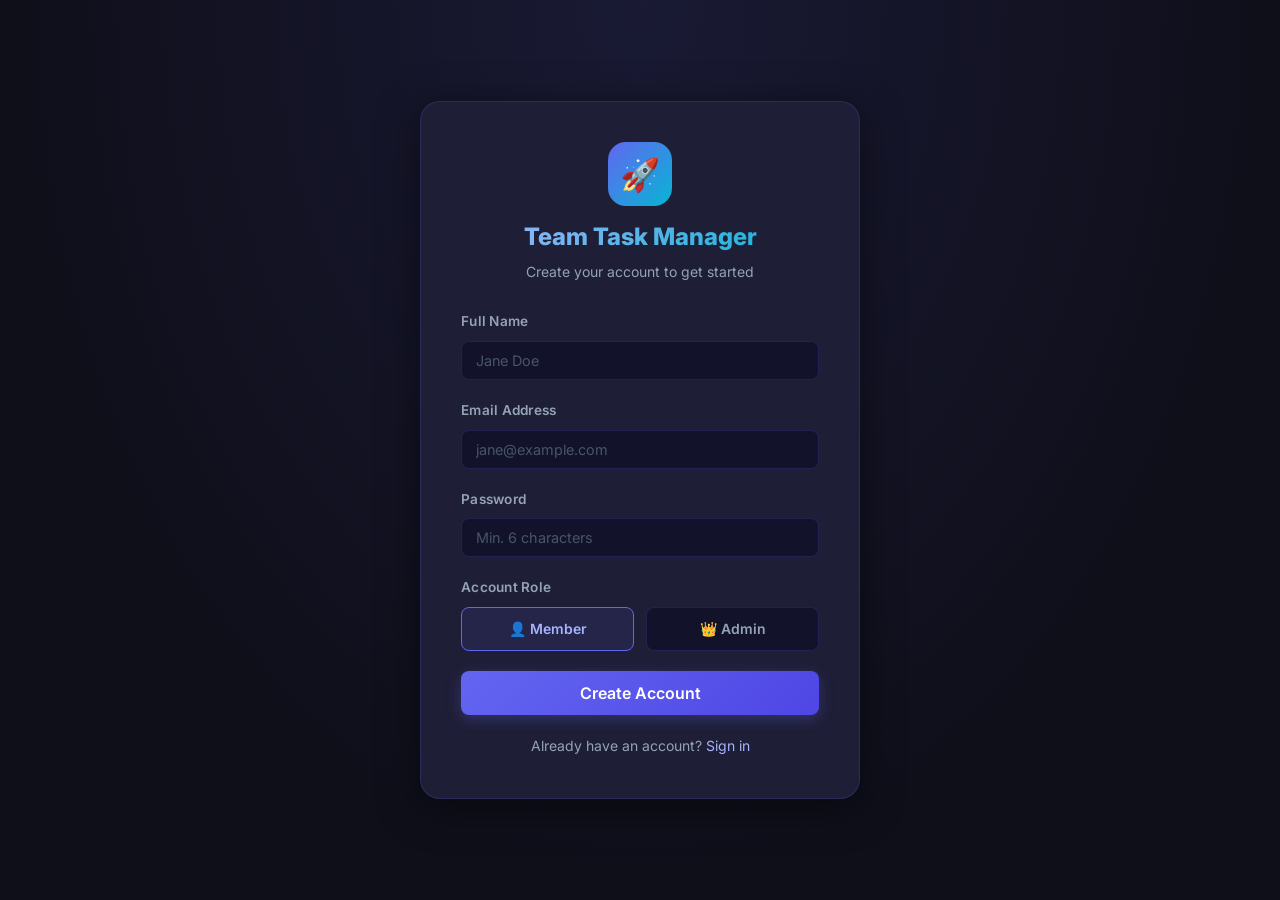
<file: frontend/index.html>
<!DOCTYPE html>
<html lang="en">
<head>
  <meta charset="UTF-8" />
  <meta name="viewport" content="width=device-width, initial-scale=1.0" />
  <title>Sign Up — Team Task Manager</title>
  <meta name="description" content="Create your Team Task Manager account to manage projects and tasks." />
  <link rel="stylesheet" href="styles.css" />
</head>
<body>
  <div class="auth-page">
    <div class="auth-card">
      <div class="auth-logo">
        <div class="logo-icon">🚀</div>
        <h1>Team Task Manager</h1>
        <p>Create your account to get started</p>
      </div>

      <form id="signup-form" novalidate>
        <div class="form-group">
          <label class="form-label" for="name">Full Name</label>
          <input id="name" type="text" class="form-control" placeholder="Jane Doe" autocomplete="name" required />
        </div>

        <div class="form-group">
          <label class="form-label" for="email">Email Address</label>
          <input id="email" type="email" class="form-control" placeholder="jane@example.com" autocomplete="email" required />
        </div>

        <div class="form-group">
          <label class="form-label" for="password">Password</label>
          <input id="password" type="password" class="form-control" placeholder="Min. 6 characters" autocomplete="new-password" required />
        </div>

        <div class="form-group">
          <label class="form-label">Account Role</label>
          <div class="role-select-group">
            <label class="role-pill" id="pill-member">
              <input type="radio" name="role" value="Member" checked />
              👤 Member
            </label>
            <label class="role-pill" id="pill-admin">
              <input type="radio" name="role" value="Admin" />
              👑 Admin
            </label>
          </div>
        </div>

        <button type="submit" id="btn-signup" class="btn btn-primary">Create Account</button>
      </form>

      <p class="auth-link">Already have an account? <a href="login.html">Sign in</a></p>
    </div>
  </div>

  <script src="scripts.js"></script>
  <script>
    // Redirect if already logged in
    Auth.requireGuest();

    // Role pill toggle
    const pills = document.querySelectorAll(".role-pill");
    const radios = document.querySelectorAll('input[name="role"]');

    function updatePills() {
      pills.forEach(p => p.classList.remove("selected-admin", "selected-member"));
      const selected = document.querySelector('input[name="role"]:checked');
      if (selected) {
        const pill = selected.closest(".role-pill");
        pill.classList.add(selected.value === "Admin" ? "selected-admin" : "selected-member");
      }
    }

    radios.forEach(r => r.addEventListener("change", updatePills));
    // Set initial selected state
    document.getElementById("pill-member").classList.add("selected-member");

    // Form submission
    document.getElementById("signup-form").addEventListener("submit", async (e) => {
      e.preventDefault();
      const btn = document.getElementById("btn-signup");

      const name     = document.getElementById("name").value.trim();
      const email    = document.getElementById("email").value.trim();
      const password = document.getElementById("password").value.trim();
      const role     = document.querySelector('input[name="role"]:checked')?.value || "Member";

      if (!name || !email || !password) {
        return Toast.error("All fields are required.");
      }

      setLoading(btn, true);

      const res = await apiFetch("/auth/signup", {
        method: "POST",
        body: JSON.stringify({ name, email, password, role }),
      });

      setLoading(btn, false);

      if (res && res.ok) {
        Auth.setSession(res.data.token, res.data.user);
        Toast.success("Account created! Redirecting…");
        setTimeout(() => window.location.href = "dashboard.html", 800);
      } else {
        Toast.error(res?.data?.error || "Registration failed.");
      }
    });
  </script>
</body>
</html>
</file>
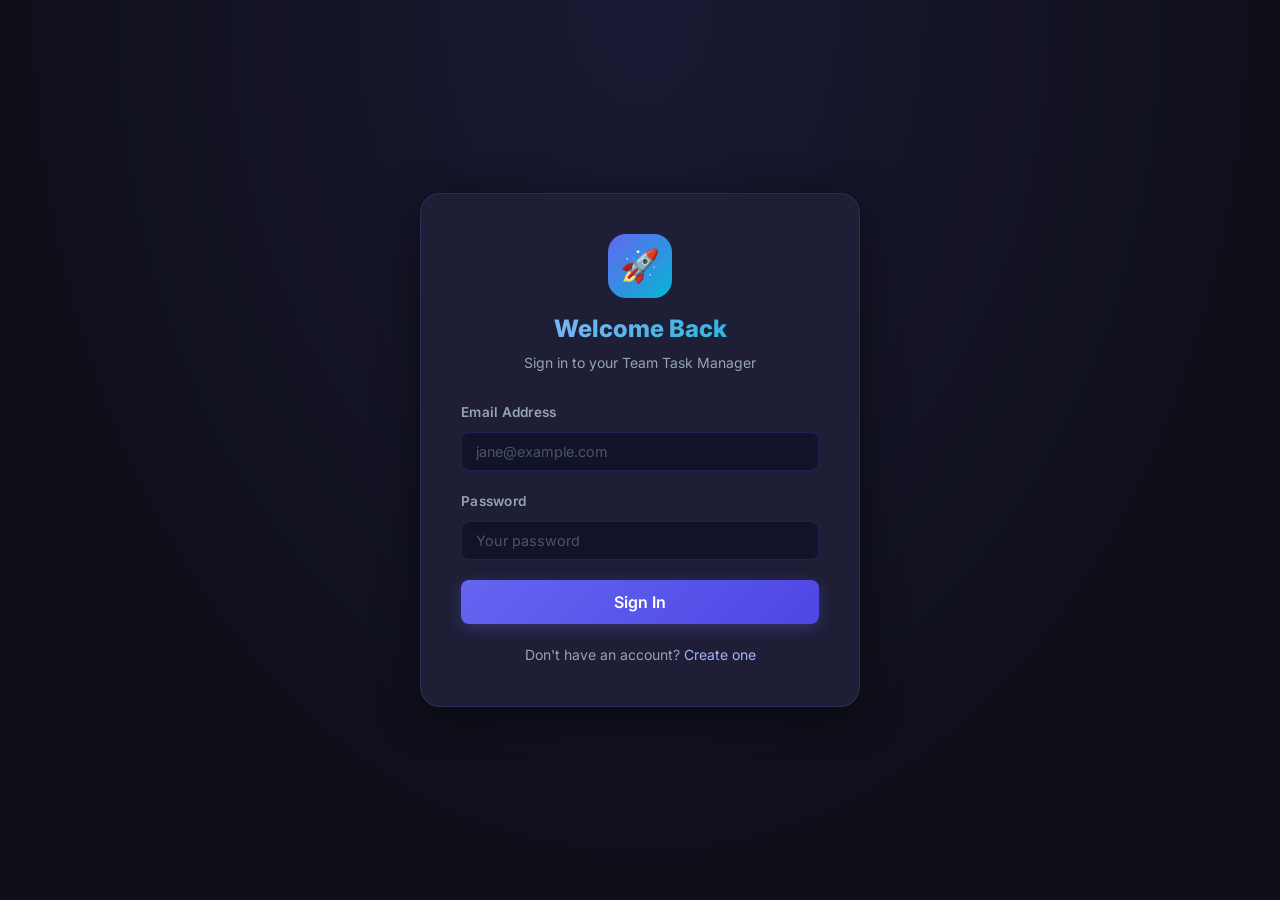
<file: frontend/dashboard.html>
<!DOCTYPE html>
<html lang="en">
<head>
  <meta charset="UTF-8" />
  <meta name="viewport" content="width=device-width, initial-scale=1.0" />
  <title>Dashboard — Team Task Manager</title>
  <meta name="description" content="View your team's task overview, stats, and recent activity." />
  <link rel="stylesheet" href="styles.css" />
</head>
<body>
<div class="app-wrapper">

  <!-- Sidebar -->
  <aside class="sidebar" id="sidebar">
    <div class="sidebar-brand">
      <div class="brand-icon">🚀</div>
      <h1>TaskManager</h1>
    </div>

    <nav class="sidebar-nav">
      <span class="nav-label">Main</span>
      <div class="nav-item active" data-page="dashboard.html">
        <span class="nav-icon">📊</span> Dashboard
      </div>
      <div class="nav-item" data-page="projects.html">
        <span class="nav-icon">📁</span> Projects
      </div>
      <div class="nav-item" data-page="tasks.html">
        <span class="nav-icon">✅</span> Tasks
      </div>
    </nav>

    <div class="sidebar-footer">
      <div class="user-card">
        <div class="user-avatar" id="sidebar-avatar">?</div>
        <div class="user-info">
          <div class="user-name" id="sidebar-user-name">Loading…</div>
          <div class="user-role" id="sidebar-user-role">—</div>
        </div>
        <button class="btn-logout" id="btn-logout" title="Sign out">⏻</button>
      </div>
    </div>
  </aside>

  <!-- Main -->
  <main class="main-content">
    <div class="topbar">
      <h2>📊 Dashboard</h2>
      <div class="topbar-right">
        <span id="topbar-greeting" style="color:var(--text-muted);font-size:.875rem;"></span>
      </div>
    </div>

    <div class="page-content">

      <!-- Stats Grid -->
      <div class="stats-grid" id="stats-grid">
        <!-- Populated by JS -->
        <div class="stat-card"><div class="spinner"></div></div>
      </div>

      <!-- Row: Recent Tasks + Projects -->
      <div style="display:grid;grid-template-columns:1fr 1fr;gap:24px;margin-bottom:28px;">

        <!-- Recent Tasks -->
        <div class="card">
          <div style="display:flex;align-items:center;justify-content:space-between;margin-bottom:16px;">
            <h4 style="font-weight:700;font-size:1rem;">🗂 Recent Tasks</h4>
            <a href="tasks.html" style="font-size:.8rem;">View all →</a>
          </div>
          <div id="recent-tasks">
            <div class="spinner"></div>
          </div>
        </div>

        <!-- Projects Summary -->
        <div class="card">
          <div style="display:flex;align-items:center;justify-content:space-between;margin-bottom:16px;">
            <h4 style="font-weight:700;font-size:1rem;">📁 Projects</h4>
            <a href="projects.html" style="font-size:.8rem;">View all →</a>
          </div>
          <div id="projects-list">
            <div class="spinner"></div>
          </div>
        </div>
      </div>

    </div><!-- /page-content -->
  </main>
</div>

<script src="scripts.js"></script>
<script>
  if (!Auth.requireAuth()) throw new Error("Unauthenticated");
  initSidebar();

  // Greeting
  const user = Auth.getUser();
  document.getElementById("topbar-greeting").textContent = `Hello, ${user.name} 👋`;

  async function loadStats() {
    const res = await apiFetch("/tasks/stats/overview");
    if (!res || !res.ok) return;
    const s = res.data;

    const grid = document.getElementById("stats-grid");
    grid.innerHTML = `
      <div class="stat-card">
        <div class="stat-icon indigo">📋</div>
        <div class="stat-info">
          <div class="stat-value" style="color:var(--primary-light)">${s.total_tasks}</div>
          <div class="stat-label">Total Tasks</div>
        </div>
      </div>
      <div class="stat-card">
        <div class="stat-icon amber">⏳</div>
        <div class="stat-info">
          <div class="stat-value" style="color:#fcd34d">${s.in_progress}</div>
          <div class="stat-label">In Progress</div>
        </div>
      </div>
      <div class="stat-card">
        <div class="stat-icon green">✔</div>
        <div class="stat-info">
          <div class="stat-value" style="color:#34d399">${s.done}</div>
          <div class="stat-label">Completed</div>
        </div>
      </div>
      <div class="stat-card">
        <div class="stat-icon red">⚠</div>
        <div class="stat-info">
          <div class="stat-value" style="color:#fca5a5">${s.overdue}</div>
          <div class="stat-label">Overdue</div>
        </div>
      </div>
      <div class="stat-card">
        <div class="stat-icon cyan">📁</div>
        <div class="stat-info">
          <div class="stat-value" style="color:#67e8f9">${s.total_projects}</div>
          <div class="stat-label">Projects</div>
        </div>
      </div>
      ${s.total_members !== undefined ? `
      <div class="stat-card">
        <div class="stat-icon indigo">👥</div>
        <div class="stat-info">
          <div class="stat-value" style="color:var(--primary-light)">${s.total_members}</div>
          <div class="stat-label">Team Members</div>
        </div>
      </div>` : ""}
    `;
  }

  async function loadRecentTasks() {
    const res = await apiFetch("/tasks");
    const el = document.getElementById("recent-tasks");
    if (!res || !res.ok || !res.data.length) {
      el.innerHTML = `<div class="empty-state"><div class="empty-icon">📭</div><p>No tasks yet</p></div>`;
      return;
    }
    const tasks = res.data.slice(0, 5);
    el.innerHTML = tasks.map(t => `
      <div style="display:flex;align-items:center;gap:10px;padding:10px 0;border-bottom:1px solid var(--border-light);">
        <div style="flex:1;min-width:0;">
          <div style="font-weight:600;font-size:.875rem;white-space:nowrap;overflow:hidden;text-overflow:ellipsis;">${t.title}</div>
          <div style="font-size:.75rem;color:var(--text-muted);">${formatDate(t.due_date)}</div>
        </div>
        <div>${statusBadge(t.status)} ${t.overdue ? overdueBadge() : ""}</div>
      </div>
    `).join("");
  }

  async function loadProjectsList() {
    const res = await apiFetch("/projects");
    const el = document.getElementById("projects-list");
    if (!res || !res.ok || !res.data.length) {
      el.innerHTML = `<div class="empty-state"><div class="empty-icon">📂</div><p>No projects yet</p></div>`;
      return;
    }
    const projects = res.data.slice(0, 6);
    el.innerHTML = projects.map(p => `
      <div style="display:flex;align-items:center;gap:10px;padding:10px 0;border-bottom:1px solid var(--border-light);cursor:pointer;"
           onclick="window.location.href='projects.html'">
        <div style="width:8px;height:8px;border-radius:50%;background:var(--primary);flex-shrink:0;"></div>
        <div style="flex:1;min-width:0;">
          <div style="font-weight:600;font-size:.875rem;white-space:nowrap;overflow:hidden;text-overflow:ellipsis;">${p.title}</div>
          <div style="font-size:.75rem;color:var(--text-muted);">${p.members.length} member${p.members.length !== 1 ? "s" : ""}</div>
        </div>
      </div>
    `).join("");
  }

  loadStats();
  loadRecentTasks();
  loadProjectsList();
</script>
</body>
</html>
</file>
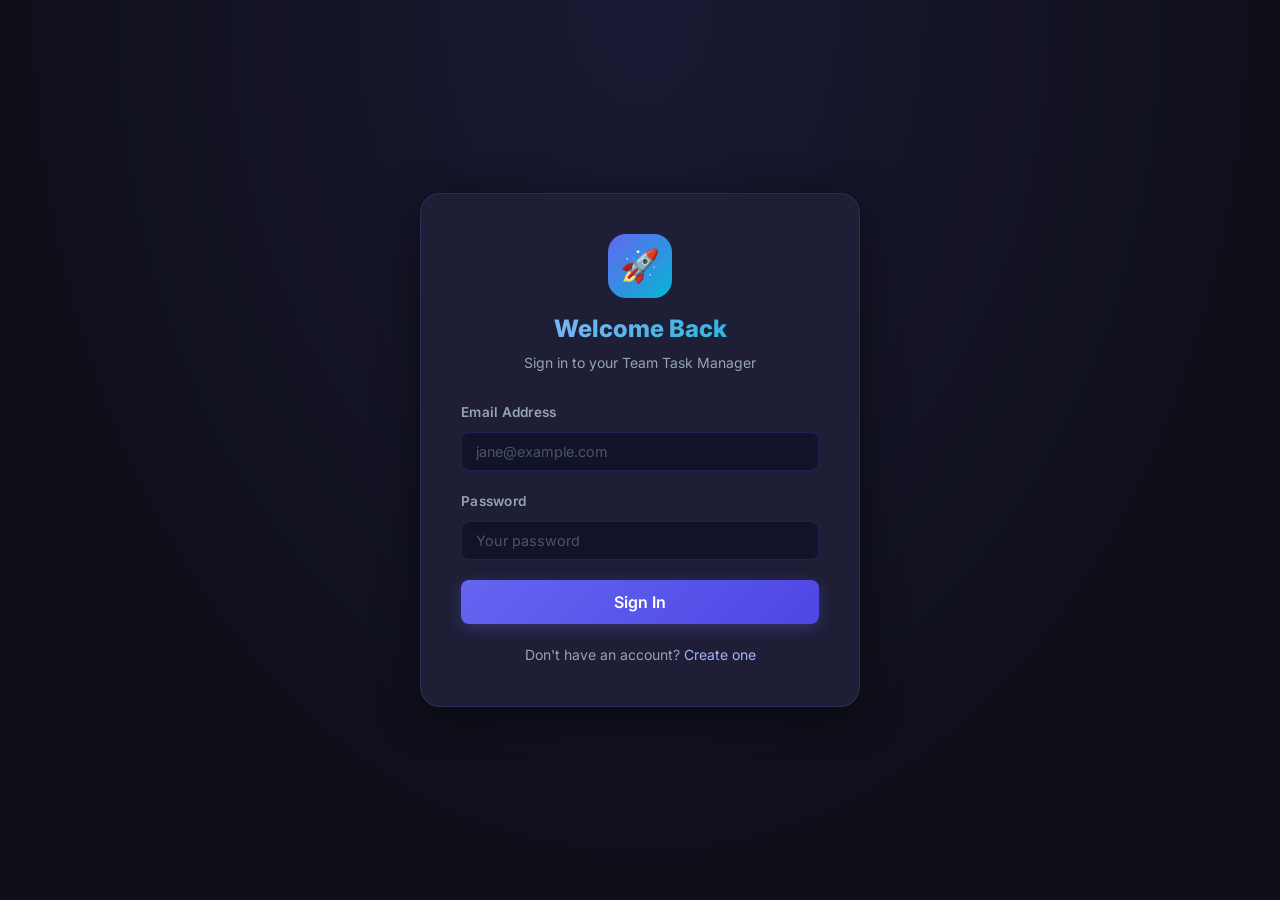
<file: frontend/login.html>
<!DOCTYPE html>
<html lang="en">
<head>
  <meta charset="UTF-8" />
  <meta name="viewport" content="width=device-width, initial-scale=1.0" />
  <title>Login — Team Task Manager</title>
  <meta name="description" content="Log in to Team Task Manager to manage your projects and tasks." />
  <link rel="stylesheet" href="styles.css" />
</head>
<body>
  <div class="auth-page">
    <div class="auth-card">
      <div class="auth-logo">
        <div class="logo-icon">🚀</div>
        <h1>Welcome Back</h1>
        <p>Sign in to your Team Task Manager</p>
      </div>

      <form id="login-form" novalidate>
        <div class="form-group">
          <label class="form-label" for="email">Email Address</label>
          <input id="email" type="email" class="form-control" placeholder="jane@example.com" autocomplete="email" required />
        </div>

        <div class="form-group">
          <label class="form-label" for="password">Password</label>
          <input id="password" type="password" class="form-control" placeholder="Your password" autocomplete="current-password" required />
        </div>

        <button type="submit" id="btn-login" class="btn btn-primary">Sign In</button>
      </form>

      <p class="auth-link">Don't have an account? <a href="index.html">Create one</a></p>
    </div>
  </div>

  <script src="scripts.js"></script>
  <script>
    Auth.requireGuest();

    document.getElementById("login-form").addEventListener("submit", async (e) => {
      e.preventDefault();
      const btn = document.getElementById("btn-login");

      const email    = document.getElementById("email").value.trim();
      const password = document.getElementById("password").value.trim();

      if (!email || !password) {
        return Toast.error("Email and password are required.");
      }

      setLoading(btn, true);

      const res = await apiFetch("/auth/login", {
        method: "POST",
        body: JSON.stringify({ email, password }),
      });

      setLoading(btn, false);

      if (res && res.ok) {
        Auth.setSession(res.data.token, res.data.user);
        Toast.success("Logged in! Redirecting…");
        setTimeout(() => window.location.href = "dashboard.html", 600);
      } else {
        Toast.error(res?.data?.error || "Login failed.");
      }
    });
  </script>
</body>
</html>
</file>
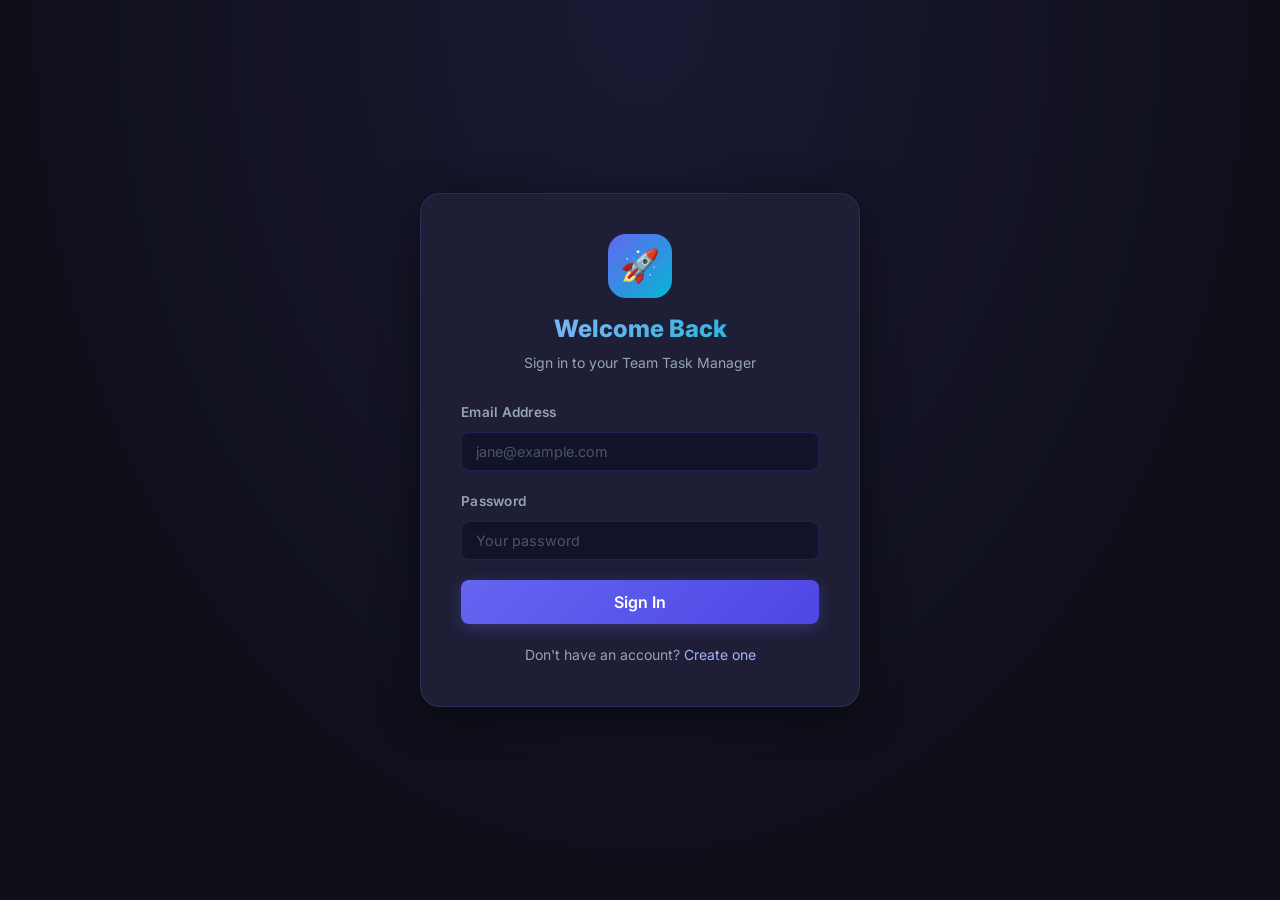
<file: frontend/projects.html>
<!DOCTYPE html>
<html lang="en">
<head>
  <meta charset="UTF-8" />
  <meta name="viewport" content="width=device-width, initial-scale=1.0" />
  <title>Projects — Team Task Manager</title>
  <meta name="description" content="Manage your team projects, members, and progress." />
  <link rel="stylesheet" href="styles.css" />
</head>
<body>
<div class="app-wrapper">

  <!-- Sidebar -->
  <aside class="sidebar">
    <div class="sidebar-brand">
      <div class="brand-icon">🚀</div>
      <h1>TaskManager</h1>
    </div>
    <nav class="sidebar-nav">
      <span class="nav-label">Main</span>
      <div class="nav-item" data-page="dashboard.html"><span class="nav-icon">📊</span> Dashboard</div>
      <div class="nav-item active" data-page="projects.html"><span class="nav-icon">📁</span> Projects</div>
      <div class="nav-item" data-page="tasks.html"><span class="nav-icon">✅</span> Tasks</div>
    </nav>
    <div class="sidebar-footer">
      <div class="user-card">
        <div class="user-avatar" id="sidebar-avatar">?</div>
        <div class="user-info">
          <div class="user-name" id="sidebar-user-name">Loading…</div>
          <div class="user-role" id="sidebar-user-role">—</div>
        </div>
        <button class="btn-logout" id="btn-logout" title="Sign out">⏻</button>
      </div>
    </div>
  </aside>

  <!-- Main -->
  <main class="main-content">
    <div class="topbar">
      <h2>📁 Projects</h2>
    </div>

    <div class="page-content">
      <div class="page-header">
        <h3>All Projects</h3>
        <button class="btn btn-primary" id="btn-new-project" style="display:none;" onclick="openModal('modal-project')">
          + New Project
        </button>
      </div>

      <!-- Projects Table -->
      <div class="table-container">
        <table>
          <thead>
            <tr>
              <th>Project</th>
              <th>Description</th>
              <th>Members</th>
              <th>Created</th>
              <th id="th-actions" style="display:none;">Actions</th>
            </tr>
          </thead>
          <tbody id="projects-tbody">
            <tr><td colspan="5" style="text-align:center;padding:40px;"><div class="spinner"></div></td></tr>
          </tbody>
        </table>
      </div>
    </div>
  </main>
</div>

<!-- Create Project Modal -->
<div class="modal-overlay" id="modal-project">
  <div class="modal">
    <div class="modal-header">
      <h3>Create New Project</h3>
      <button class="modal-close" onclick="closeModal('modal-project')">✕</button>
    </div>
    <form id="form-project">
      <div class="form-group">
        <label class="form-label" for="proj-title">Project Title *</label>
        <input id="proj-title" class="form-control" placeholder="e.g. Website Redesign" required />
      </div>
      <div class="form-group">
        <label class="form-label" for="proj-desc">Description</label>
        <textarea id="proj-desc" class="form-control" rows="3" placeholder="Brief description…"></textarea>
      </div>
      <div style="display:flex;gap:12px;justify-content:flex-end;margin-top:8px;">
        <button type="button" class="btn btn-outline" onclick="closeModal('modal-project')">Cancel</button>
        <button type="submit" id="btn-create-proj" class="btn btn-primary">Create Project</button>
      </div>
    </form>
  </div>
</div>

<!-- Add Member Modal -->
<div class="modal-overlay" id="modal-add-member">
  <div class="modal">
    <div class="modal-header">
      <h3>Add Member to Project</h3>
      <button class="modal-close" onclick="closeModal('modal-add-member')">✕</button>
    </div>
    <form id="form-add-member">
      <div class="form-group">
        <label class="form-label" for="member-select">Select User</label>
        <select id="member-select" class="form-control" required>
          <option value="">— Select a user —</option>
        </select>
      </div>
      <input type="hidden" id="member-project-id" />
      <div style="display:flex;gap:12px;justify-content:flex-end;margin-top:8px;">
        <button type="button" class="btn btn-outline" onclick="closeModal('modal-add-member')">Cancel</button>
        <button type="submit" id="btn-add-member" class="btn btn-primary">Add Member</button>
      </div>
    </form>
  </div>
</div>

<script src="scripts.js"></script>
<script>
  if (!Auth.requireAuth()) throw new Error("Unauthenticated");
  initSidebar();

  const isAdmin = Auth.isAdmin();
  if (isAdmin) {
    document.getElementById("btn-new-project").style.display = "flex";
    document.getElementById("th-actions").style.display = "";
  }

  let allUsers = [];

  async function loadUsers() {
    const res = await apiFetch("/users");
    if (res && res.ok) allUsers = res.data;
  }

  async function loadProjects() {
    const res = await apiFetch("/projects");
    const tbody = document.getElementById("projects-tbody");

    if (!res || !res.ok) {
      tbody.innerHTML = `<tr><td colspan="5" style="text-align:center;padding:40px;color:var(--danger);">Failed to load projects</td></tr>`;
      return;
    }

    if (!res.data.length) {
      tbody.innerHTML = `<tr><td colspan="5"><div class="empty-state"><div class="empty-icon">📂</div><p>No projects yet. Create one!</p></div></td></tr>`;
      return;
    }

    tbody.innerHTML = res.data.map(p => `
      <tr>
        <td><strong>${p.title}</strong></td>
        <td style="color:var(--text-muted);max-width:240px;">${p.description || "<em>No description</em>"}</td>
        <td>
          <span style="background:rgba(99,102,241,.12);color:var(--primary-light);border-radius:20px;padding:3px 10px;font-size:.75rem;font-weight:600;">
            👥 ${p.members.length}
          </span>
        </td>
        <td style="color:var(--text-muted);font-size:.8rem;">${formatDate(p.created_at)}</td>
        ${isAdmin ? `
        <td>
          <div style="display:flex;gap:6px;">
            <button class="btn btn-sm btn-outline" onclick="openAddMember('${p.id}')">+ Member</button>
            <button class="btn btn-sm btn-danger" onclick="deleteProject('${p.id}', this)">Delete</button>
          </div>
        </td>` : ""}
      </tr>
    `).join("");
  }

  async function deleteProject(id, btn) {
    if (!confirm("Delete this project and all its tasks?")) return;
    setLoading(btn, true);
    const res = await apiFetch(`/projects/${id}`, { method: "DELETE" });
    if (res && res.ok) {
      Toast.success("Project deleted.");
      loadProjects();
    } else {
      Toast.error(res?.data?.error || "Delete failed.");
      setLoading(btn, false);
    }
  }

  function openAddMember(projectId) {
    document.getElementById("member-project-id").value = projectId;
    const sel = document.getElementById("member-select");
    sel.innerHTML = '<option value="">— Select a user —</option>' +
      allUsers.map(u => `<option value="${u.id}">${u.name} (${u.role})</option>`).join("");
    openModal("modal-add-member");
  }

  document.getElementById("form-project").addEventListener("submit", async (e) => {
    e.preventDefault();
    const btn = document.getElementById("btn-create-proj");
    const title = document.getElementById("proj-title").value.trim();
    const description = document.getElementById("proj-desc").value.trim();

    if (!title) return Toast.error("Title is required.");
    setLoading(btn, true);

    const res = await apiFetch("/projects", {
      method: "POST",
      body: JSON.stringify({ title, description }),
    });

    setLoading(btn, false);

    if (res && res.ok) {
      Toast.success("Project created!");
      closeModal("modal-project");
      document.getElementById("form-project").reset();
      loadProjects();
    } else {
      Toast.error(res?.data?.error || "Failed to create project.");
    }
  });

  document.getElementById("form-add-member").addEventListener("submit", async (e) => {
    e.preventDefault();
    const btn = document.getElementById("btn-add-member");
    const projectId = document.getElementById("member-project-id").value;
    const userId = document.getElementById("member-select").value;

    if (!userId) return Toast.error("Please select a user.");
    setLoading(btn, true);

    const res = await apiFetch(`/projects/${projectId}/members`, {
      method: "POST",
      body: JSON.stringify({ user_id: userId }),
    });

    setLoading(btn, false);

    if (res && res.ok) {
      Toast.success("Member added!");
      closeModal("modal-add-member");
      loadProjects();
    } else {
      Toast.error(res?.data?.error || "Failed to add member.");
    }
  });

  // Init
  loadUsers();
  loadProjects();
</script>
</body>
</html>
</file>
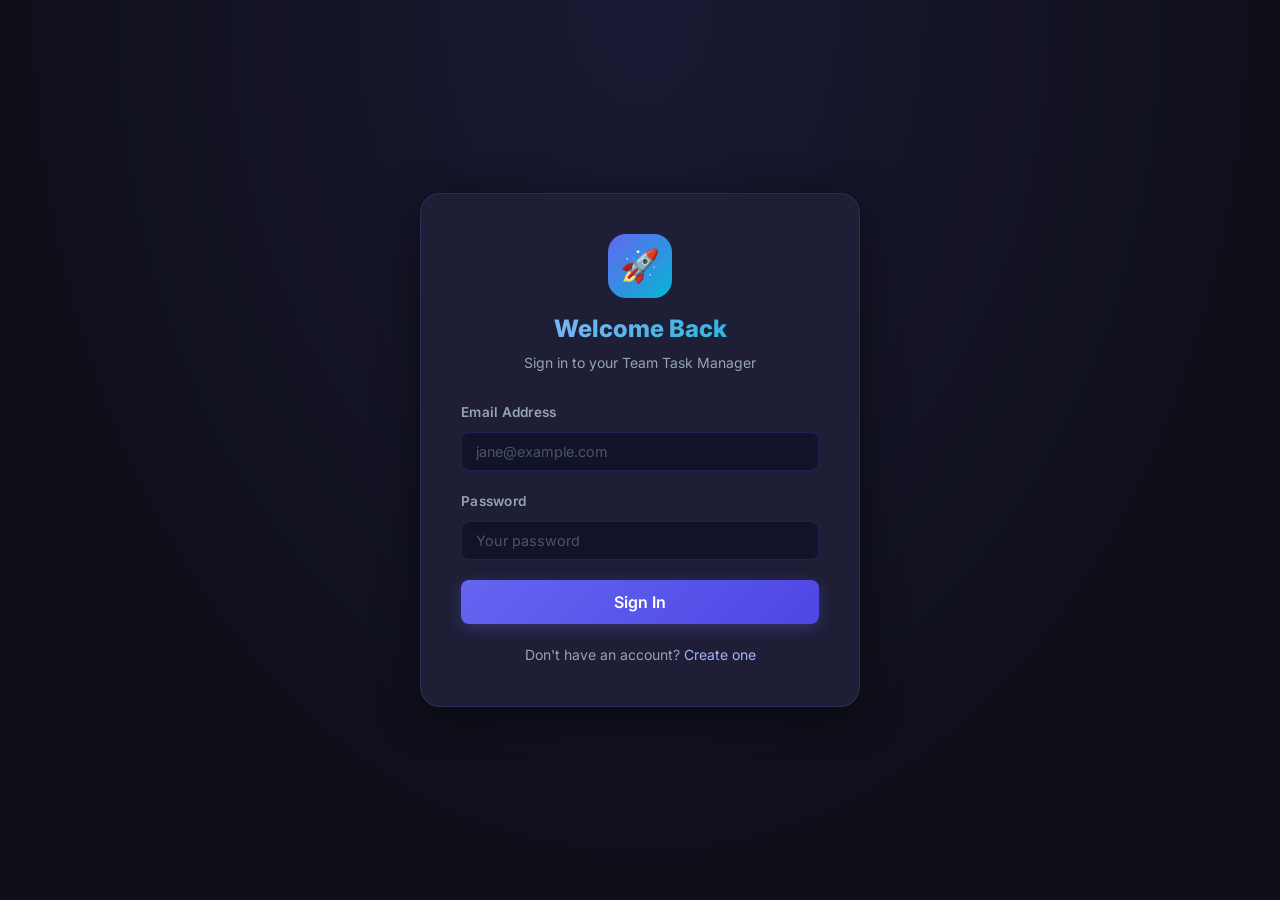
<file: frontend/tasks.html>
<!DOCTYPE html>
<html lang="en">
<head>
  <meta charset="UTF-8" />
  <meta name="viewport" content="width=device-width, initial-scale=1.0" />
  <title>Tasks — Team Task Manager</title>
  <meta name="description" content="View and manage all your team tasks with status tracking." />
  <link rel="stylesheet" href="styles.css" />
</head>
<body>
<div class="app-wrapper">

  <!-- Sidebar -->
  <aside class="sidebar">
    <div class="sidebar-brand">
      <div class="brand-icon">🚀</div>
      <h1>TaskManager</h1>
    </div>
    <nav class="sidebar-nav">
      <span class="nav-label">Main</span>
      <div class="nav-item" data-page="dashboard.html"><span class="nav-icon">📊</span> Dashboard</div>
      <div class="nav-item" data-page="projects.html"><span class="nav-icon">📁</span> Projects</div>
      <div class="nav-item active" data-page="tasks.html"><span class="nav-icon">✅</span> Tasks</div>
    </nav>
    <div class="sidebar-footer">
      <div class="user-card">
        <div class="user-avatar" id="sidebar-avatar">?</div>
        <div class="user-info">
          <div class="user-name" id="sidebar-user-name">Loading…</div>
          <div class="user-role" id="sidebar-user-role">—</div>
        </div>
        <button class="btn-logout" id="btn-logout" title="Sign out">⏻</button>
      </div>
    </div>
  </aside>

  <!-- Main -->
  <main class="main-content">
    <div class="topbar">
      <h2>✅ Tasks</h2>
      <div class="topbar-right">
        <!-- Filter by status -->
        <select id="filter-status" class="form-control" style="width:160px;">
          <option value="">All Statuses</option>
          <option value="Todo">Todo</option>
          <option value="In Progress">In Progress</option>
          <option value="Done">Done</option>
        </select>
        <button class="btn btn-primary" id="btn-new-task" style="display:none;" onclick="openCreateTask()">
          + New Task
        </button>
      </div>
    </div>

    <div class="page-content">
      <div class="page-header">
        <h3 id="tasks-heading">All Tasks</h3>
        <span id="task-count" style="color:var(--text-muted);font-size:.875rem;"></span>
      </div>

      <div class="table-container">
        <table>
          <thead>
            <tr>
              <th>Task</th>
              <th>Project</th>
              <th>Assigned To</th>
              <th>Status</th>
              <th>Due Date</th>
              <th>Actions</th>
            </tr>
          </thead>
          <tbody id="tasks-tbody">
            <tr><td colspan="6" style="text-align:center;padding:40px;"><div class="spinner"></div></td></tr>
          </tbody>
        </table>
      </div>
    </div>
  </main>
</div>

<!-- Create Task Modal (Admin only) -->
<div class="modal-overlay" id="modal-task">
  <div class="modal" style="max-width:520px;">
    <div class="modal-header">
      <h3>Create New Task</h3>
      <button class="modal-close" onclick="closeModal('modal-task')">✕</button>
    </div>
    <form id="form-task">
      <div class="form-group">
        <label class="form-label" for="task-title">Task Title *</label>
        <input id="task-title" class="form-control" placeholder="e.g. Design landing page" required />
      </div>
      <div class="form-group">
        <label class="form-label" for="task-desc">Description</label>
        <textarea id="task-desc" class="form-control" rows="2" placeholder="Optional details…"></textarea>
      </div>
      <div style="display:grid;grid-template-columns:1fr 1fr;gap:14px;">
        <div class="form-group">
          <label class="form-label" for="task-project">Project *</label>
          <select id="task-project" class="form-control" required>
            <option value="">— Select project —</option>
          </select>
        </div>
        <div class="form-group">
          <label class="form-label" for="task-assign">Assign To *</label>
          <select id="task-assign" class="form-control" required>
            <option value="">— Select user —</option>
          </select>
        </div>
      </div>
      <div class="form-group">
        <label class="form-label" for="task-due">Due Date *</label>
        <input id="task-due" class="form-control" type="date" required />
      </div>
      <div style="display:flex;gap:12px;justify-content:flex-end;margin-top:8px;">
        <button type="button" class="btn btn-outline" onclick="closeModal('modal-task')">Cancel</button>
        <button type="submit" id="btn-create-task" class="btn btn-primary">Create Task</button>
      </div>
    </form>
  </div>
</div>

<!-- Update Status Modal -->
<div class="modal-overlay" id="modal-status">
  <div class="modal" style="max-width:360px;">
    <div class="modal-header">
      <h3>Update Task Status</h3>
      <button class="modal-close" onclick="closeModal('modal-status')">✕</button>
    </div>
    <form id="form-status">
      <div class="form-group">
        <label class="form-label">Task</label>
        <p id="status-task-title" style="font-weight:600;margin-bottom:16px;"></p>
      </div>
      <div class="form-group">
        <label class="form-label" for="status-select">New Status</label>
        <select id="status-select" class="form-control">
          <option value="Todo">Todo</option>
          <option value="In Progress">In Progress</option>
          <option value="Done">Done</option>
        </select>
      </div>
      <input type="hidden" id="status-task-id" />
      <div style="display:flex;gap:12px;justify-content:flex-end;margin-top:8px;">
        <button type="button" class="btn btn-outline" onclick="closeModal('modal-status')">Cancel</button>
        <button type="submit" id="btn-update-status" class="btn btn-primary">Update Status</button>
      </div>
    </form>
  </div>
</div>

<script src="scripts.js"></script>
<script>
  if (!Auth.requireAuth()) throw new Error("Unauthenticated");
  initSidebar();

  const isAdmin = Auth.isAdmin();
  const currentUser = Auth.getUser();

  if (isAdmin) {
    document.getElementById("btn-new-task").style.display = "flex";
    document.getElementById("tasks-heading").textContent = "All Tasks";
  } else {
    document.getElementById("tasks-heading").textContent = "My Tasks";
  }

  let allTasks = [];
  let allUsers = [];
  let allProjects = [];

  // Build lookup maps
  function userMap() {
    return Object.fromEntries(allUsers.map(u => [u.id, u]));
  }
  function projectMap() {
    return Object.fromEntries(allProjects.map(p => [p.id, p]));
  }

  async function loadData() {
    const [uRes, pRes, tRes] = await Promise.all([
      apiFetch("/users"),
      apiFetch("/projects"),
      apiFetch("/tasks"),
    ]);
    if (uRes && uRes.ok) allUsers = uRes.data;
    if (pRes && pRes.ok) allProjects = pRes.data;
    if (tRes && tRes.ok) allTasks = tRes.data;
    renderTasks();
  }

  function renderTasks() {
    const tbody = document.getElementById("tasks-tbody");
    const filterStatus = document.getElementById("filter-status").value;
    const uMap = userMap();
    const pMap = projectMap();

    let tasks = allTasks;
    if (filterStatus) tasks = tasks.filter(t => t.status === filterStatus);

    document.getElementById("task-count").textContent = `${tasks.length} task${tasks.length !== 1 ? "s" : ""}`;

    if (!tasks.length) {
      tbody.innerHTML = `<tr><td colspan="6"><div class="empty-state"><div class="empty-icon">📭</div><p>No tasks found.</p></div></td></tr>`;
      return;
    }

    tbody.innerHTML = tasks.map(t => {
      const assignedUser = uMap[t.assigned_to];
      const proj = pMap[t.project_id];
      const canEdit = isAdmin || t.assigned_to === currentUser.id;

      return `
      <tr class="${t.overdue ? "overdue-row" : ""}">
        <td>
          <div style="font-weight:600;">${t.title}</div>
          ${t.description ? `<div style="font-size:.75rem;color:var(--text-muted);margin-top:2px;">${t.description.slice(0,60)}${t.description.length>60?"…":""}</div>` : ""}
        </td>
        <td style="color:var(--text-muted);font-size:.85rem;">${proj ? proj.title : "<em>—</em>"}</td>
        <td>
          ${assignedUser ? `
            <div style="display:flex;align-items:center;gap:8px;">
              <div style="width:28px;height:28px;border-radius:50%;background:linear-gradient(135deg,var(--primary),var(--accent));display:flex;align-items:center;justify-content:center;font-size:.75rem;font-weight:700;flex-shrink:0;">
                ${assignedUser.name.charAt(0).toUpperCase()}
              </div>
              <span style="font-size:.85rem;">${assignedUser.name}</span>
            </div>` : "<em style='color:var(--text-muted)'>Unassigned</em>"}
        </td>
        <td>${statusBadge(t.status)} ${t.overdue ? overdueBadge() : ""}</td>
        <td style="font-size:.82rem;${t.overdue ? "color:#fca5a5;" : "color:var(--text-muted);"}">${formatDate(t.due_date)}</td>
        <td>
          <div style="display:flex;gap:6px;flex-wrap:wrap;">
            ${canEdit ? `<button class="btn btn-sm btn-outline" onclick="openUpdateStatus('${t.id}', '${t.title}', '${t.status}')">Update Status</button>` : ""}
            ${isAdmin ? `<button class="btn btn-sm btn-danger" onclick="deleteTask('${t.id}', this)">Delete</button>` : ""}
          </div>
        </td>
      </tr>
    `;
    }).join("");
  }

  document.getElementById("filter-status").addEventListener("change", renderTasks);

  function openUpdateStatus(id, title, currentStatus) {
    document.getElementById("status-task-id").value = id;
    document.getElementById("status-task-title").textContent = title;
    document.getElementById("status-select").value = currentStatus;
    openModal("modal-status");
  }

  document.getElementById("form-status").addEventListener("submit", async (e) => {
    e.preventDefault();
    const btn = document.getElementById("btn-update-status");
    const taskId = document.getElementById("status-task-id").value;
    const status = document.getElementById("status-select").value;

    setLoading(btn, true);
    const res = await apiFetch(`/tasks/${taskId}`, {
      method: "PATCH",
      body: JSON.stringify({ status }),
    });
    setLoading(btn, false);

    if (res && res.ok) {
      Toast.success("Status updated!");
      closeModal("modal-status");
      // Update in local array
      const idx = allTasks.findIndex(t => t.id === taskId);
      if (idx !== -1) allTasks[idx] = res.data.task;
      renderTasks();
    } else {
      Toast.error(res?.data?.error || "Update failed.");
    }
  });

  async function deleteTask(id, btn) {
    if (!confirm("Delete this task?")) return;
    setLoading(btn, true);
    const res = await apiFetch(`/tasks/${id}`, { method: "DELETE" });
    if (res && res.ok) {
      Toast.success("Task deleted.");
      allTasks = allTasks.filter(t => t.id !== id);
      renderTasks();
    } else {
      Toast.error(res?.data?.error || "Delete failed.");
      setLoading(btn, false);
    }
  }

  async function openCreateTask() {
    // Populate dropdowns
    const projSel = document.getElementById("task-project");
    const userSel = document.getElementById("task-assign");
    projSel.innerHTML = '<option value="">— Select project —</option>' +
      allProjects.map(p => `<option value="${p.id}">${p.title}</option>`).join("");
    userSel.innerHTML = '<option value="">— Select user —</option>' +
      allUsers.map(u => `<option value="${u.id}">${u.name} (${u.role})</option>`).join("");
    openModal("modal-task");
  }

  document.getElementById("form-task").addEventListener("submit", async (e) => {
    e.preventDefault();
    const btn = document.getElementById("btn-create-task");
    const title      = document.getElementById("task-title").value.trim();
    const description = document.getElementById("task-desc").value.trim();
    const project_id  = document.getElementById("task-project").value;
    const assigned_to = document.getElementById("task-assign").value;
    const due_date    = document.getElementById("task-due").value;

    if (!title || !project_id || !assigned_to || !due_date) {
      return Toast.error("All required fields must be filled.");
    }

    setLoading(btn, true);
    const res = await apiFetch("/tasks", {
      method: "POST",
      body: JSON.stringify({ title, description, project_id, assigned_to, due_date }),
    });
    setLoading(btn, false);

    if (res && res.ok) {
      Toast.success("Task created!");
      closeModal("modal-task");
      document.getElementById("form-task").reset();
      allTasks.unshift(res.data.task);
      renderTasks();
    } else {
      Toast.error(res?.data?.error || "Failed to create task.");
    }
  });

  loadData();
</script>
</body>
</html>
</file>
<file: frontend/styles.css>
/* =====================================================
   Team Task Manager — Global Stylesheet
   ===================================================== */

@import url('https://fonts.googleapis.com/css2?family=Inter:wght@300;400;500;600;700;800&display=swap');

/* ---------- CSS Variables ---------- */
:root {
  --primary:        #6366f1;
  --primary-dark:   #4f46e5;
  --primary-light:  #a5b4fc;
  --accent:         #06b6d4;
  --success:        #10b981;
  --warning:        #f59e0b;
  --danger:         #ef4444;
  --bg:             #0f0f1a;
  --bg-surface:     #16162a;
  --bg-card:        #1e1e36;
  --bg-input:       #12122b;
  --border:         rgba(99,102,241,0.2);
  --border-light:   rgba(255,255,255,0.07);
  --text:           #e2e8f0;
  --text-muted:     #94a3b8;
  --text-faint:     #475569;
  --radius:         12px;
  --radius-sm:      8px;
  --shadow:         0 4px 24px rgba(0,0,0,0.4);
  --shadow-lg:      0 8px 40px rgba(0,0,0,0.5);
  --transition:     0.2s ease;
}

/* ---------- Reset & Base ---------- */
*, *::before, *::after { box-sizing: border-box; margin: 0; padding: 0; }

body {
  font-family: 'Inter', sans-serif;
  background: var(--bg);
  color: var(--text);
  min-height: 100vh;
  line-height: 1.6;
}

a { color: var(--primary-light); text-decoration: none; }
a:hover { color: var(--primary); }

/* ---------- Scrollbar ---------- */
::-webkit-scrollbar { width: 6px; height: 6px; }
::-webkit-scrollbar-track { background: var(--bg-surface); }
::-webkit-scrollbar-thumb { background: var(--primary); border-radius: 3px; }

/* ---------- Layout ---------- */
.app-wrapper { display: flex; min-height: 100vh; }

/* ---- Sidebar ---- */
.sidebar {
  width: 260px;
  background: var(--bg-surface);
  border-right: 1px solid var(--border-light);
  display: flex;
  flex-direction: column;
  padding: 0;
  position: fixed;
  left: 0; top: 0; bottom: 0;
  z-index: 100;
  transition: transform var(--transition);
}

.sidebar-brand {
  display: flex;
  align-items: center;
  gap: 12px;
  padding: 24px 20px;
  border-bottom: 1px solid var(--border-light);
}

.sidebar-brand .brand-icon {
  width: 40px; height: 40px;
  background: linear-gradient(135deg, var(--primary), var(--accent));
  border-radius: 10px;
  display: flex; align-items: center; justify-content: center;
  font-size: 20px;
}

.sidebar-brand h1 {
  font-size: 1rem;
  font-weight: 700;
  background: linear-gradient(135deg, var(--primary-light), var(--accent));
  -webkit-background-clip: text;
  -webkit-text-fill-color: transparent;
  background-clip: text;
}

.sidebar-nav {
  flex: 1;
  padding: 16px 12px;
  display: flex;
  flex-direction: column;
  gap: 4px;
}

.nav-label {
  font-size: 0.65rem;
  font-weight: 600;
  letter-spacing: 0.1em;
  color: var(--text-faint);
  text-transform: uppercase;
  padding: 8px 8px 4px;
  margin-top: 8px;
}

.nav-item {
  display: flex;
  align-items: center;
  gap: 10px;
  padding: 10px 12px;
  border-radius: var(--radius-sm);
  color: var(--text-muted);
  font-size: 0.9rem;
  font-weight: 500;
  cursor: pointer;
  transition: all var(--transition);
}

.nav-item:hover, .nav-item.active {
  background: rgba(99,102,241,0.15);
  color: var(--primary-light);
}

.nav-item.active {
  background: rgba(99,102,241,0.2);
  color: var(--primary-light);
  border-left: 3px solid var(--primary);
}

.nav-item .nav-icon { font-size: 1.1rem; width: 20px; text-align: center; }

.sidebar-footer {
  padding: 16px;
  border-top: 1px solid var(--border-light);
}

.user-card {
  display: flex;
  align-items: center;
  gap: 10px;
  padding: 10px;
  border-radius: var(--radius-sm);
  background: rgba(255,255,255,0.04);
}

.user-avatar {
  width: 36px; height: 36px;
  background: linear-gradient(135deg, var(--primary), var(--accent));
  border-radius: 50%;
  display: flex; align-items: center; justify-content: center;
  font-weight: 700;
  font-size: 0.85rem;
  flex-shrink: 0;
}

.user-info { flex: 1; overflow: hidden; }
.user-info .user-name { font-size: 0.85rem; font-weight: 600; white-space: nowrap; overflow: hidden; text-overflow: ellipsis; }
.user-info .user-role { font-size: 0.72rem; color: var(--text-muted); }

.btn-logout {
  background: none;
  border: none;
  color: var(--text-faint);
  cursor: pointer;
  font-size: 1rem;
  padding: 4px;
  border-radius: 4px;
  transition: color var(--transition);
}
.btn-logout:hover { color: var(--danger); }

/* ---- Main Content ---- */
.main-content {
  margin-left: 260px;
  flex: 1;
  display: flex;
  flex-direction: column;
  min-height: 100vh;
}

.topbar {
  background: var(--bg-surface);
  border-bottom: 1px solid var(--border-light);
  padding: 16px 32px;
  display: flex;
  align-items: center;
  justify-content: space-between;
  position: sticky;
  top: 0;
  z-index: 50;
}

.topbar h2 { font-size: 1.25rem; font-weight: 700; }
.topbar .topbar-right { display: flex; align-items: center; gap: 12px; }

.page-content { padding: 32px; flex: 1; }

/* ---------- Cards ---------- */
.card {
  background: var(--bg-card);
  border: 1px solid var(--border-light);
  border-radius: var(--radius);
  padding: 24px;
  box-shadow: var(--shadow);
  transition: transform var(--transition), box-shadow var(--transition);
}

.card:hover { transform: translateY(-2px); box-shadow: var(--shadow-lg); }

.stat-card {
  background: var(--bg-card);
  border: 1px solid var(--border-light);
  border-radius: var(--radius);
  padding: 24px;
  display: flex;
  align-items: center;
  gap: 16px;
  transition: transform var(--transition);
}

.stat-card:hover { transform: translateY(-3px); }

.stat-icon {
  width: 56px; height: 56px;
  border-radius: 14px;
  display: flex; align-items: center; justify-content: center;
  font-size: 1.5rem;
  flex-shrink: 0;
}

.stat-icon.indigo  { background: rgba(99,102,241,0.18); }
.stat-icon.cyan    { background: rgba(6,182,212,0.18); }
.stat-icon.green   { background: rgba(16,185,129,0.18); }
.stat-icon.amber   { background: rgba(245,158,11,0.18); }
.stat-icon.red     { background: rgba(239,68,68,0.18); }

.stat-info { flex: 1; }
.stat-value { font-size: 2rem; font-weight: 800; line-height: 1; }
.stat-label { font-size: 0.8rem; color: var(--text-muted); margin-top: 4px; }

/* ---------- Buttons ---------- */
.btn {
  display: inline-flex; align-items: center; gap: 6px;
  padding: 9px 18px;
  border-radius: var(--radius-sm);
  font-size: 0.875rem;
  font-weight: 600;
  cursor: pointer;
  border: none;
  transition: all var(--transition);
  font-family: inherit;
}

.btn-primary {
  background: linear-gradient(135deg, var(--primary), var(--primary-dark));
  color: white;
  box-shadow: 0 4px 15px rgba(99,102,241,0.3);
}
.btn-primary:hover {
  background: linear-gradient(135deg, var(--primary-dark), #3730a3);
  box-shadow: 0 6px 20px rgba(99,102,241,0.4);
  transform: translateY(-1px);
}

.btn-danger {
  background: rgba(239,68,68,0.15);
  color: var(--danger);
  border: 1px solid rgba(239,68,68,0.3);
}
.btn-danger:hover { background: var(--danger); color: white; }

.btn-sm { padding: 5px 12px; font-size: 0.8rem; }

.btn-outline {
  background: transparent;
  border: 1px solid var(--border);
  color: var(--text-muted);
}
.btn-outline:hover { border-color: var(--primary); color: var(--primary-light); }

/* ---------- Forms ---------- */
.form-group { margin-bottom: 20px; }

.form-label {
  display: block;
  font-size: 0.85rem;
  font-weight: 600;
  color: var(--text-muted);
  margin-bottom: 8px;
  letter-spacing: 0.02em;
}

.form-control {
  width: 100%;
  padding: 10px 14px;
  background: var(--bg-input);
  border: 1px solid var(--border);
  border-radius: var(--radius-sm);
  color: var(--text);
  font-size: 0.9rem;
  font-family: inherit;
  transition: border-color var(--transition), box-shadow var(--transition);
  outline: none;
}

.form-control:focus {
  border-color: var(--primary);
  box-shadow: 0 0 0 3px rgba(99,102,241,0.15);
}

.form-control::placeholder { color: var(--text-faint); }

select.form-control option { background: var(--bg-card); }

/* ---------- Table ---------- */
.table-container {
  background: var(--bg-card);
  border-radius: var(--radius);
  border: 1px solid var(--border-light);
  overflow: hidden;
}

table {
  width: 100%;
  border-collapse: collapse;
}

thead th {
  background: rgba(99,102,241,0.08);
  padding: 14px 16px;
  text-align: left;
  font-size: 0.78rem;
  font-weight: 700;
  letter-spacing: 0.06em;
  text-transform: uppercase;
  color: var(--text-muted);
  border-bottom: 1px solid var(--border-light);
}

tbody tr {
  border-bottom: 1px solid var(--border-light);
  transition: background var(--transition);
}
tbody tr:last-child { border-bottom: none; }
tbody tr:hover { background: rgba(255,255,255,0.02); }

tbody td { padding: 14px 16px; font-size: 0.875rem; }

/* Overdue row highlight */
tbody tr.overdue-row { background: rgba(239,68,68,0.05); }
tbody tr.overdue-row td:first-child { border-left: 3px solid var(--danger); }

/* ---------- Badges ---------- */
.badge {
  display: inline-flex; align-items: center; gap: 4px;
  padding: 3px 10px;
  border-radius: 20px;
  font-size: 0.72rem;
  font-weight: 600;
  letter-spacing: 0.03em;
}

.badge-todo      { background: rgba(99,102,241,0.15); color: var(--primary-light); }
.badge-progress  { background: rgba(245,158,11,0.15); color: #fcd34d; }
.badge-done      { background: rgba(16,185,129,0.15); color: #34d399; }
.badge-overdue   { background: rgba(239,68,68,0.15); color: #fca5a5; }
.badge-admin     { background: rgba(6,182,212,0.15); color: #67e8f9; }
.badge-member    { background: rgba(99,102,241,0.1); color: var(--primary-light); }

/* ---------- Modal ---------- */
.modal-overlay {
  display: none;
  position: fixed;
  inset: 0;
  background: rgba(0,0,0,0.65);
  backdrop-filter: blur(4px);
  z-index: 200;
  align-items: center;
  justify-content: center;
}
.modal-overlay.show { display: flex; }

.modal {
  background: var(--bg-card);
  border: 1px solid var(--border);
  border-radius: var(--radius);
  padding: 28px;
  width: 100%;
  max-width: 480px;
  box-shadow: var(--shadow-lg);
  animation: modalIn 0.2s ease;
}

@keyframes modalIn {
  from { opacity: 0; transform: translateY(-20px) scale(0.97); }
  to   { opacity: 1; transform: translateY(0) scale(1); }
}

.modal-header {
  display: flex;
  align-items: center;
  justify-content: space-between;
  margin-bottom: 20px;
}
.modal-header h3 { font-size: 1.1rem; font-weight: 700; }
.modal-close {
  background: none; border: none; color: var(--text-faint);
  font-size: 1.3rem; cursor: pointer; line-height: 1;
  transition: color var(--transition);
}
.modal-close:hover { color: var(--danger); }

/* ---------- Alert / Toast ---------- */
.toast-container {
  position: fixed;
  bottom: 24px;
  right: 24px;
  z-index: 500;
  display: flex;
  flex-direction: column;
  gap: 10px;
}

.toast {
  padding: 14px 20px;
  border-radius: var(--radius-sm);
  font-size: 0.875rem;
  font-weight: 500;
  box-shadow: var(--shadow);
  animation: slideIn 0.3s ease;
  max-width: 320px;
  display: flex;
  align-items: center;
  gap: 10px;
}

@keyframes slideIn {
  from { opacity: 0; transform: translateX(40px); }
  to   { opacity: 1; transform: translateX(0); }
}

.toast-success { background: var(--success); color: white; }
.toast-error   { background: var(--danger);  color: white; }
.toast-info    { background: var(--primary); color: white; }

/* ---------- Auth Pages ---------- */
.auth-page {
  min-height: 100vh;
  display: flex;
  align-items: center;
  justify-content: center;
  background: radial-gradient(ellipse at 50% 0%, rgba(99,102,241,0.12) 0%, transparent 70%), var(--bg);
  padding: 20px;
}

.auth-card {
  width: 100%;
  max-width: 440px;
  background: var(--bg-card);
  border: 1px solid var(--border);
  border-radius: 20px;
  padding: 40px;
  box-shadow: var(--shadow-lg);
}

.auth-logo {
  text-align: center;
  margin-bottom: 28px;
}

.auth-logo .logo-icon {
  width: 64px; height: 64px;
  background: linear-gradient(135deg, var(--primary), var(--accent));
  border-radius: 18px;
  display: inline-flex; align-items: center; justify-content: center;
  font-size: 2rem;
  margin-bottom: 12px;
}

.auth-logo h1 {
  font-size: 1.5rem;
  font-weight: 800;
  background: linear-gradient(135deg, var(--primary-light), var(--accent));
  -webkit-background-clip: text;
  -webkit-text-fill-color: transparent;
  background-clip: text;
}

.auth-logo p { color: var(--text-muted); font-size: 0.875rem; margin-top: 4px; }

.auth-card .btn-primary { width: 100%; justify-content: center; padding: 12px; font-size: 1rem; }

.auth-link { text-align: center; margin-top: 20px; font-size: 0.875rem; color: var(--text-muted); }

/* ---------- Grid helpers ---------- */
.stats-grid {
  display: grid;
  grid-template-columns: repeat(auto-fill, minmax(200px, 1fr));
  gap: 20px;
  margin-bottom: 32px;
}

.page-header {
  display: flex;
  align-items: center;
  justify-content: space-between;
  margin-bottom: 24px;
}

.page-header h3 { font-size: 1.3rem; font-weight: 700; }

/* ---------- Empty State ---------- */
.empty-state {
  text-align: center;
  padding: 60px 20px;
  color: var(--text-muted);
}

.empty-state .empty-icon { font-size: 3rem; margin-bottom: 12px; opacity: 0.4; }
.empty-state p { font-size: 0.95rem; }

/* ---------- Loading ---------- */
.spinner {
  width: 40px; height: 40px;
  border: 3px solid var(--border-light);
  border-top-color: var(--primary);
  border-radius: 50%;
  animation: spin 0.7s linear infinite;
  margin: 0 auto;
}

@keyframes spin { to { transform: rotate(360deg); } }

/* ---------- Role pill ---------- */
.role-select-group { display: flex; gap: 12px; }

.role-pill {
  flex: 1;
  display: flex;
  align-items: center;
  justify-content: center;
  gap: 6px;
  padding: 10px;
  border: 1.5px solid var(--border);
  border-radius: var(--radius-sm);
  cursor: pointer;
  font-size: 0.875rem;
  font-weight: 600;
  color: var(--text-muted);
  transition: all var(--transition);
  background: var(--bg-input);
}

.role-pill input[type="radio"] { display: none; }

.role-pill.selected-admin {
  border-color: var(--accent);
  background: rgba(6,182,212,0.1);
  color: #67e8f9;
}

.role-pill.selected-member {
  border-color: var(--primary);
  background: rgba(99,102,241,0.1);
  color: var(--primary-light);
}

/* ---------- Progress bar ---------- */
.progress-bar-wrap {
  background: var(--bg-input);
  border-radius: 4px;
  height: 6px;
  overflow: hidden;
  margin-top: 6px;
}

.progress-bar-fill {
  height: 100%;
  border-radius: 4px;
  transition: width 0.5s ease;
  background: linear-gradient(90deg, var(--primary), var(--accent));
}

/* ---------- Responsive ---------- */
@media (max-width: 768px) {
  .sidebar { transform: translateX(-100%); }
  .sidebar.open { transform: translateX(0); }
  .main-content { margin-left: 0; }
  .page-content { padding: 16px; }
  .stats-grid { grid-template-columns: 1fr 1fr; }
}
</file>
